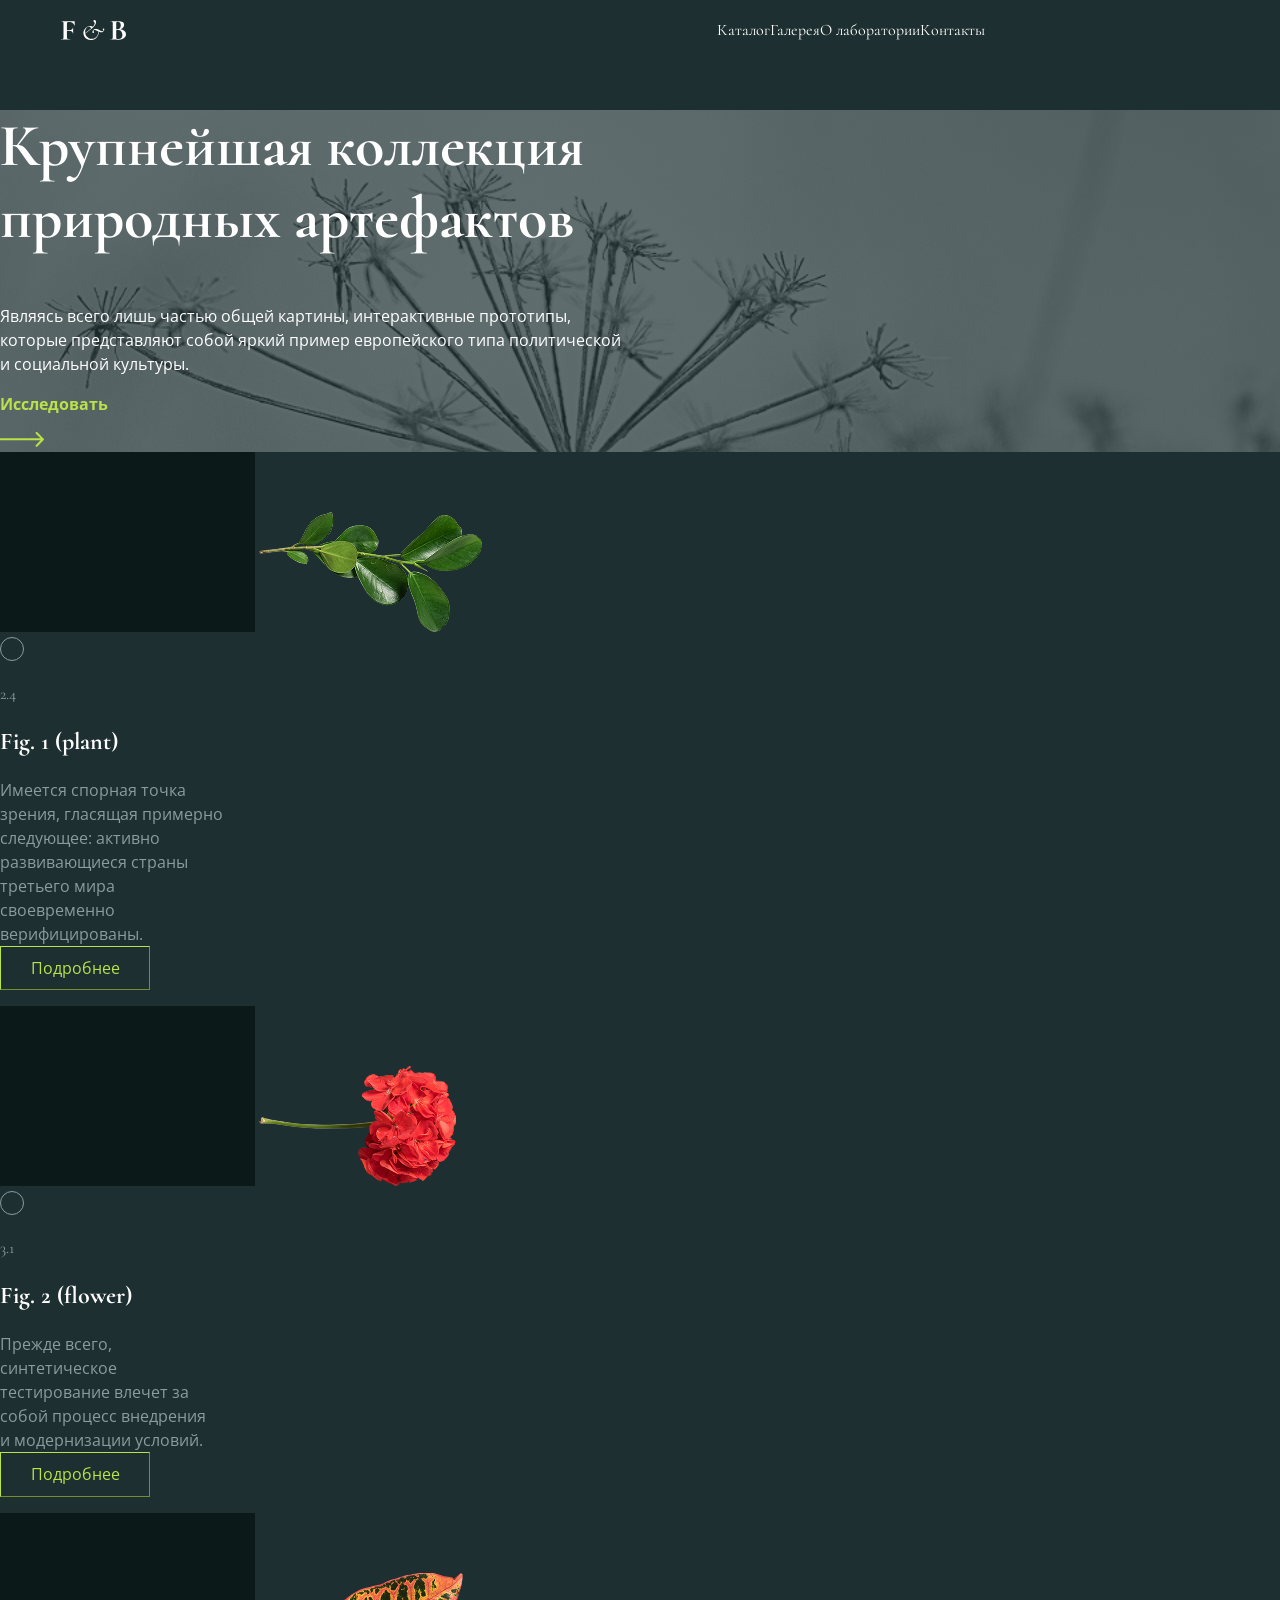
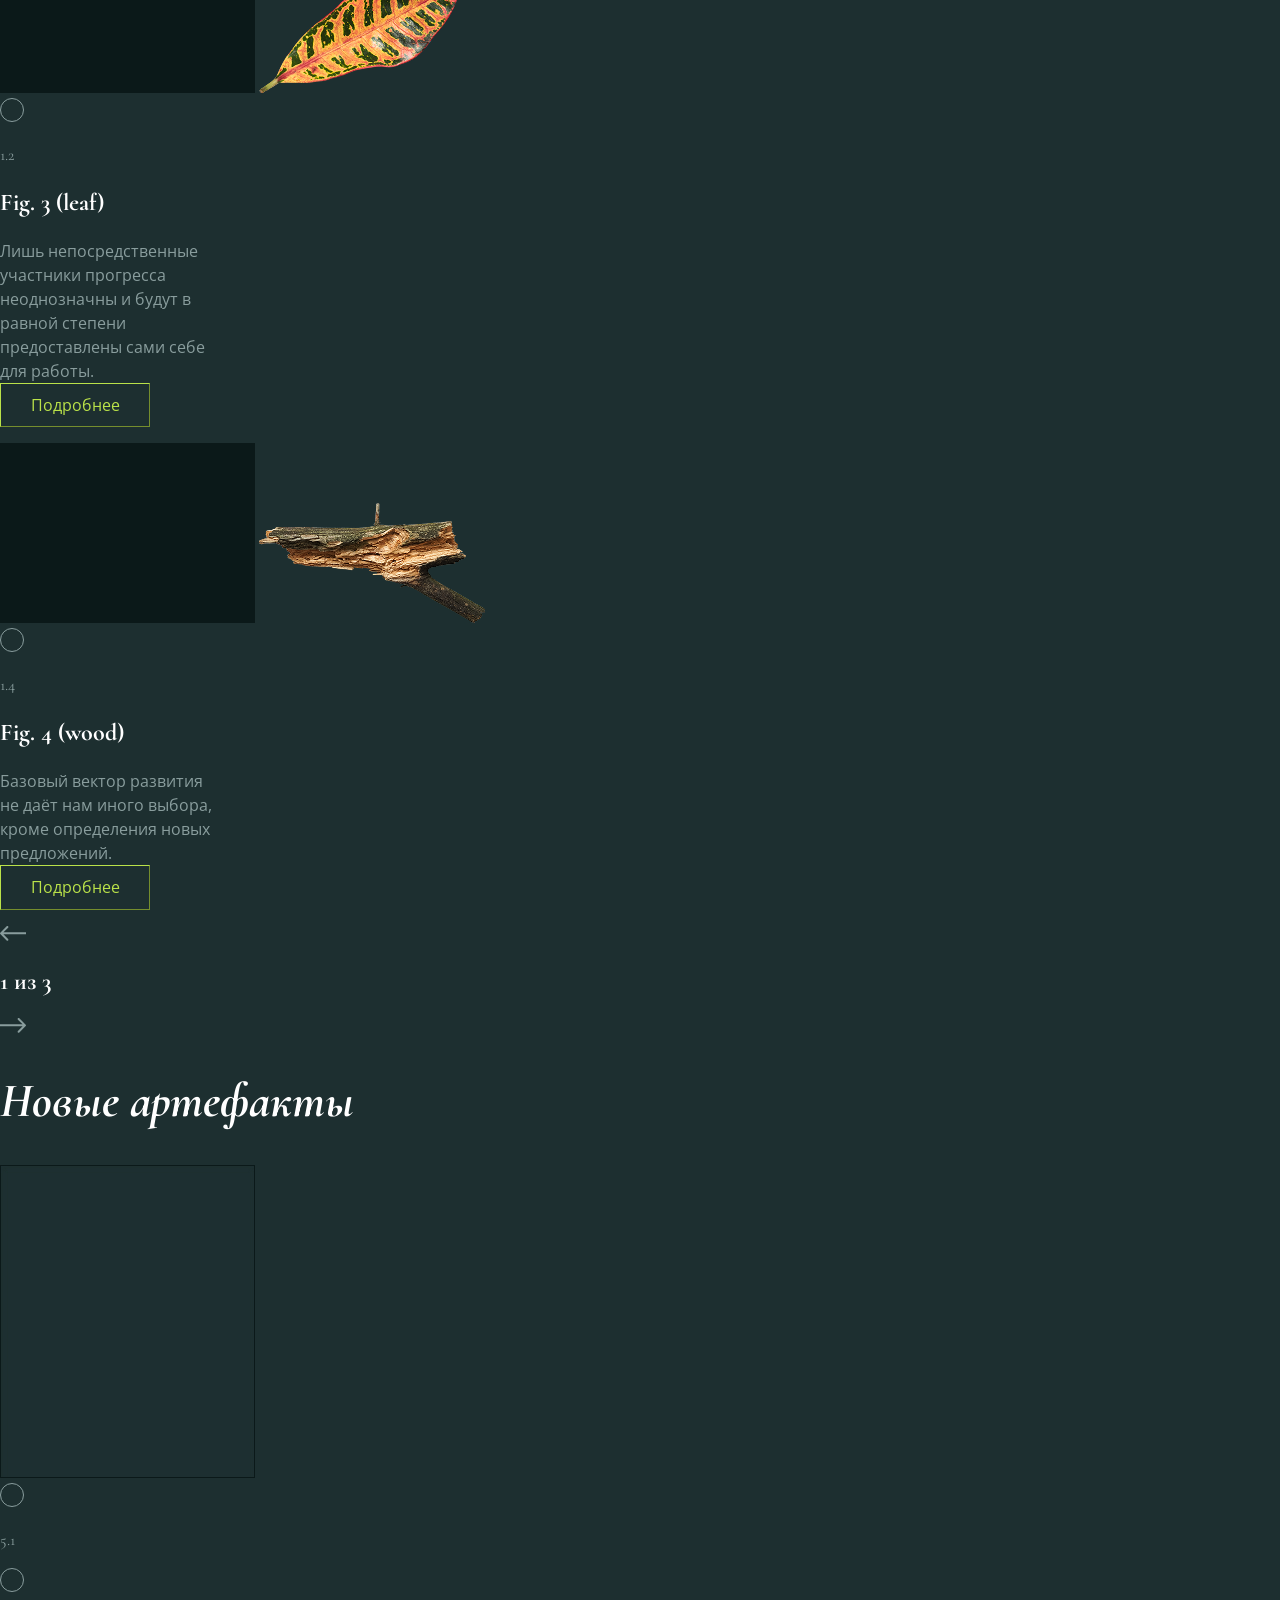
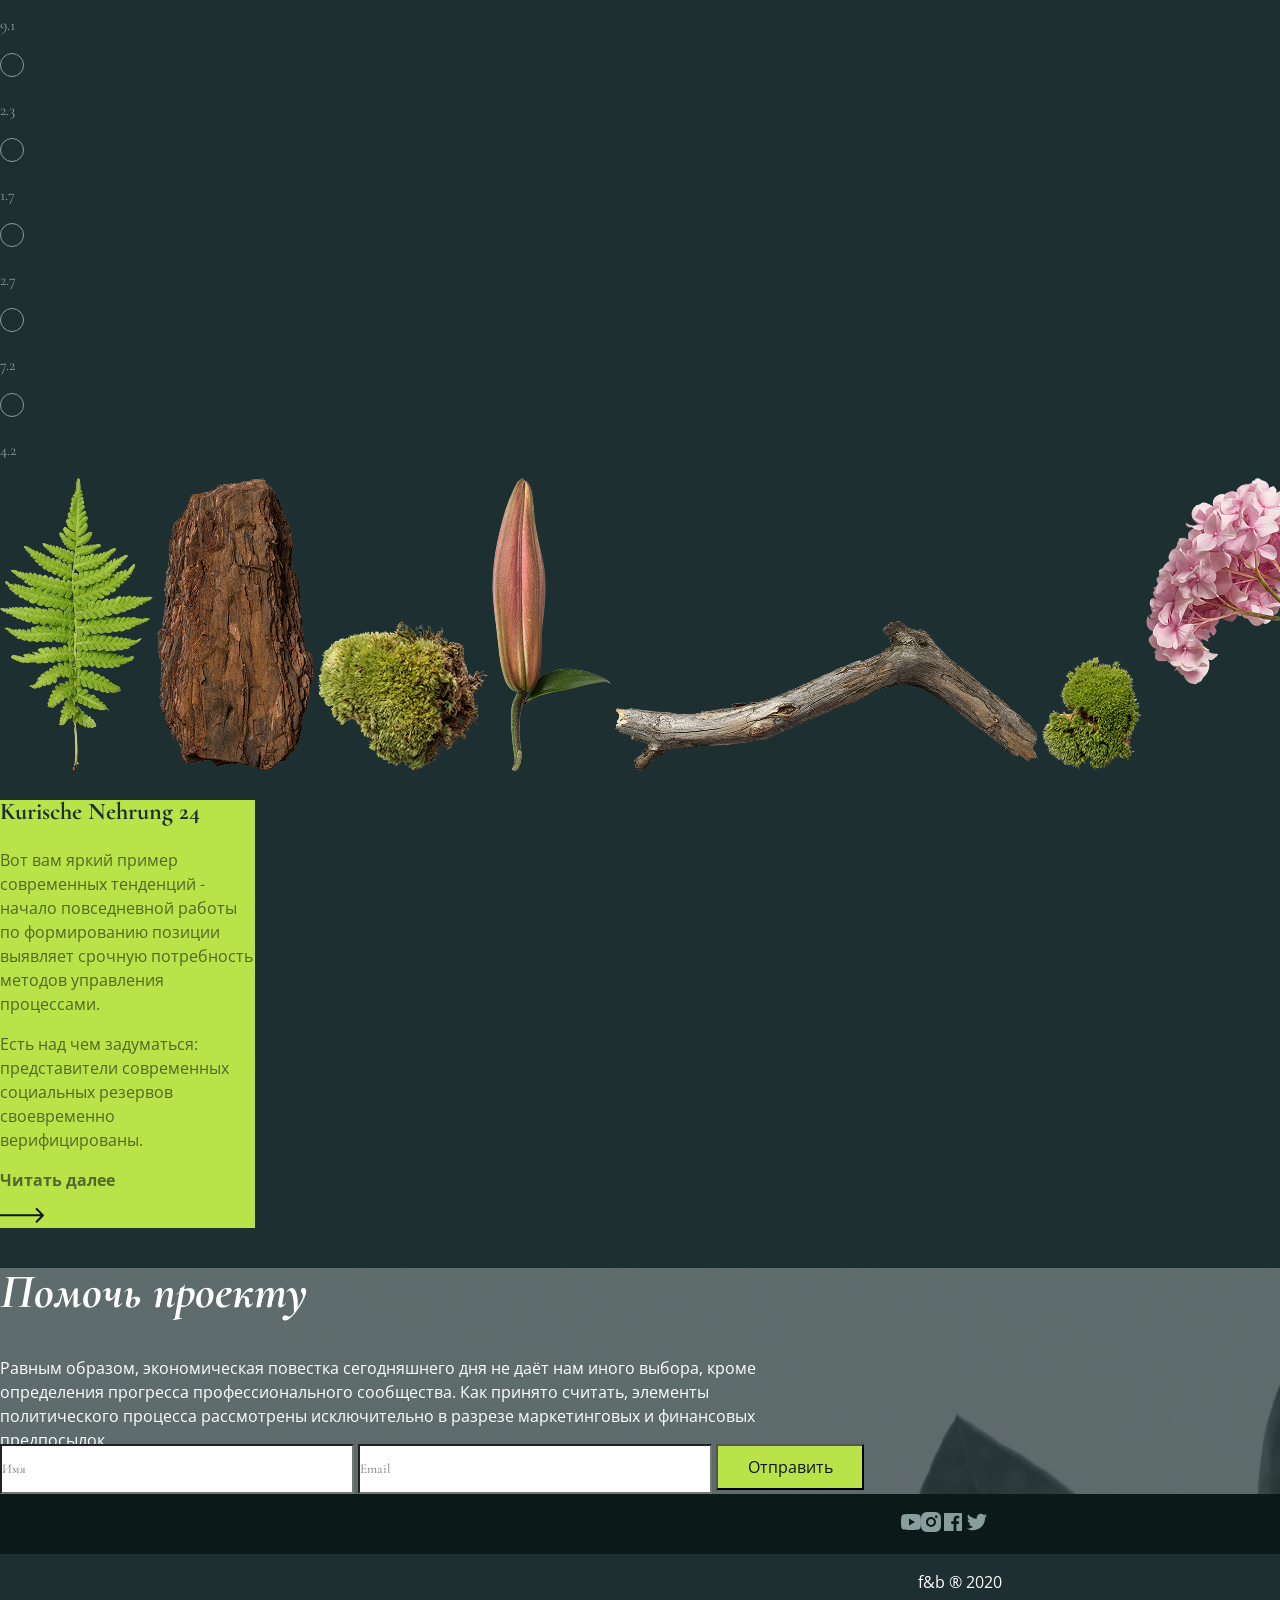
<file: index.html>
<!DOCTYPE html>
<html lang="en">
<head>
    <meta charset="UTF-8">
    <meta name="viewport" content="width=device-width, initial-scale=1.0">
    <title>Коллекция природных артефактов</title>
    <link rel="stylesheet" href="style.css">
    <link rel="preconnect" href="https://fonts.googleapis.com">
<link rel="preconnect" href="https://fonts.gstatic.com" crossorigin>
<link href="https://fonts.googleapis.com/css2?family=Cormorant:ital,wght@0,300..700;1,300..700&family=Open+Sans:ital,wght@0,300..800;1,300..800&display=swap" rel="stylesheet">
</head>

<body class="container">
<header>
<div class="flex">
            <img class="header-img" src="assets/logo.svg">
            <nav class="header-links flex">
                <a href="#">Каталог</a>
                <a href="#">Галерея</a>
                <a href="#">О лаборатории</a>
                <a href="#">Контакты</a>
            </nav> 
        <div class="pictures">

           <img class="search-img"  src="assets/search.svg"> 
           <img class="login-img" src="assets/log-in.svg"> 
        </div>
</div> 
</header>



<main>
<section class="preview">
<div class="container">
<h1>Крупнейшая коллекция
    природных артефактов</h1>
<p class="collection-text">Являясь всего лишь частью общей картины, интерактивные прототипы,
    которые представляют собой яркий пример европейского типа политической
    и социальной культуры.</p>
<p class="explore">Исследовать</p>
<img src="assets/Arrow1.svg"> 
</div>

</section>
<section>
<div>
    <!-- общая -->
<div>
    <!-- карточка 1 -->
    <img src="assets/Rectangle1.jpg"> 
    <img src="assets/Layer3.png"> 
    <div>
        <img src="assets/Ellipse1.svg">
    <p class="number">2.4</p> 
    </div>
    <h3>Fig. 1 (plant)</h3>
    <p class="card-text">
    Имеется спорная точка
    зрения, гласящая примерно
    следующее: активно
    развивающиеся страны
    третьего мира
    своевременно
    верифицированы.
    <button class="dark-button">Подробнее</button>
    </p>
</div>

<div>
        <!-- карточка 2 -->
<img src="assets/Rectangle1.jpg"> 
    <img src="assets/Layer2.png"> 
    <div><img src="assets/Ellipse1.svg">
    <p class="number">3.1</p> </div>
    <h3>Fig. 2 (flower)</h3>
    <p class="card-text">
    Прежде всего,
    синтетическое
    тестирование влечет за
    собой процесс внедрения
    и модернизации условий.
        <button class="dark-button">Подробнее</button>
</div>

<div>
        <!-- карточка 3 -->
<img src="assets/Rectangle1.jpg"> 
    <img src="assets/Layer4.png"> 
    <div><img src="assets/Ellipse1.svg">
    <p class="number">1.2</p></div>
    <h3>Fig. 3 (leaf)</h3>
    <p class="card-text">
    Лишь непосредственные
    участники прогресса
    неоднозначны и будут в
    равной степени
    предоставлены сами себе
    для работы.
    <button class="dark-button">Подробнее</button>
</div>

<div>
        <!-- карточка 4 -->
<img src="assets/Rectangle1.jpg"> 
    <img src="assets/Layer_1_1.png"> 
    <div><img src="assets/Ellipse1.svg">
    <p class="number">1.4</p> </div>
    <h3>Fig. 4 (wood)</h3>
    <p class="card-text">
    Базовый вектор развития
    не даёт нам иного выбора,
    кроме определения новых
    предложений.
    <button class="dark-button">Подробнее</button>
</div>

</div>
<div><img src="assets/Arrow2.svg">
<h3>1 из 3</h3>
<img src="assets/Arrow11.svg">
</div>
</section>


<section>
<div>
    <h2>Новые артефакты</h2>
<!-- Карточка 1 -->
<div>
    <div><img src="assets/Rectangle2.jpg">
<div>
    <img src="assets/Ellipse1.svg">
    <p class="number">5.1</p>
</div>
<div>
    <img src="assets/Ellipse1.svg">
    <p class="number">9.1</p>
</div>
<div>
    <img src="assets/Ellipse1.svg">
    <p class="number">2.3</p>
</div>
<div>
    <img src="assets/Ellipse1.svg">
    <p class="number">1.7</p>
</div>
<div>
    <img src="assets/Ellipse1.svg">
    <p class="number">2.7</p>
</div>
<div>
    <img src="assets/Ellipse1.svg">
    <p class="number">7.2</p>
</div>
<div>
    <img src="assets/Ellipse1.svg">
    <p class="number">4.2</p>
</div>
<img src="assets/Polypody.png">
<img src="assets/Bark05.png">
<img src="assets/Moss06.png">
<img src="assets/Layer12.png">
<img src="assets/Layer31.png">
<img src="assets/Moss031.png">
<img src="assets/Layer21.png">
</div>
<!-- Карточка 2 -->
 <div class="acid-green">
<h3>Kurische Nehrung 24</h3>
<p>Вот вам яркий пример
    современных тенденций -
    начало повседневной
    работы по формированию
    позиции выявляет срочную
    потребность методов
    управления процессами. </p>
<p>Есть над чем задуматься:
    представители
    современных социальных
    резервов своевременно
    верифицированы.</p>
<p class="read-more">Читать далее</p>
<img src="assets/Arrow111.svg"></div>
</div>
</section>



<section>
<div class="bottom">
    <h2>Помочь проекту</h2>
    <p class="project-help">Равным образом, экономическая повестка сегодняшнего дня не даёт нам иного выбора, кроме определения прогресса профессионального сообщества. Как принято считать, элементы политического процесса рассмотрены исключительно в разрезе маркетинговых и финансовых предпосылок. </p>
        <div class="input">
            <input class="login-input" type="text" placeholder="Имя">    
            <input class="login-input" type="email" placeholder="Email">
            <button class="green-button">Отправить</button>  
        </div>
</div>

</section>
  
</main>

<footer>
<div>
<div class="flex links">
                    <a href="facebook.com" target="_blank">
                    <img src="assets/Vector.svg" alt="youtube">
                    </a>

                    <a href="instagram.com" target="_blank">
                    <img src="assets/Vector1.svg" alt="instagram">
                    </a>

                   
                    <a href="facebook.com" target="_blank">
                    <img src="assets/Frame.svg" alt="facebook">
                    </a>

                     <a href="x.com" target="_blank">
                    <img src="assets/Frame1.svg" alt="x">
                    </a>
   
</div>
<p class="copyright">f&b ® 2020</p>
</div>
</footer>





    
</body>
</html>
</file>
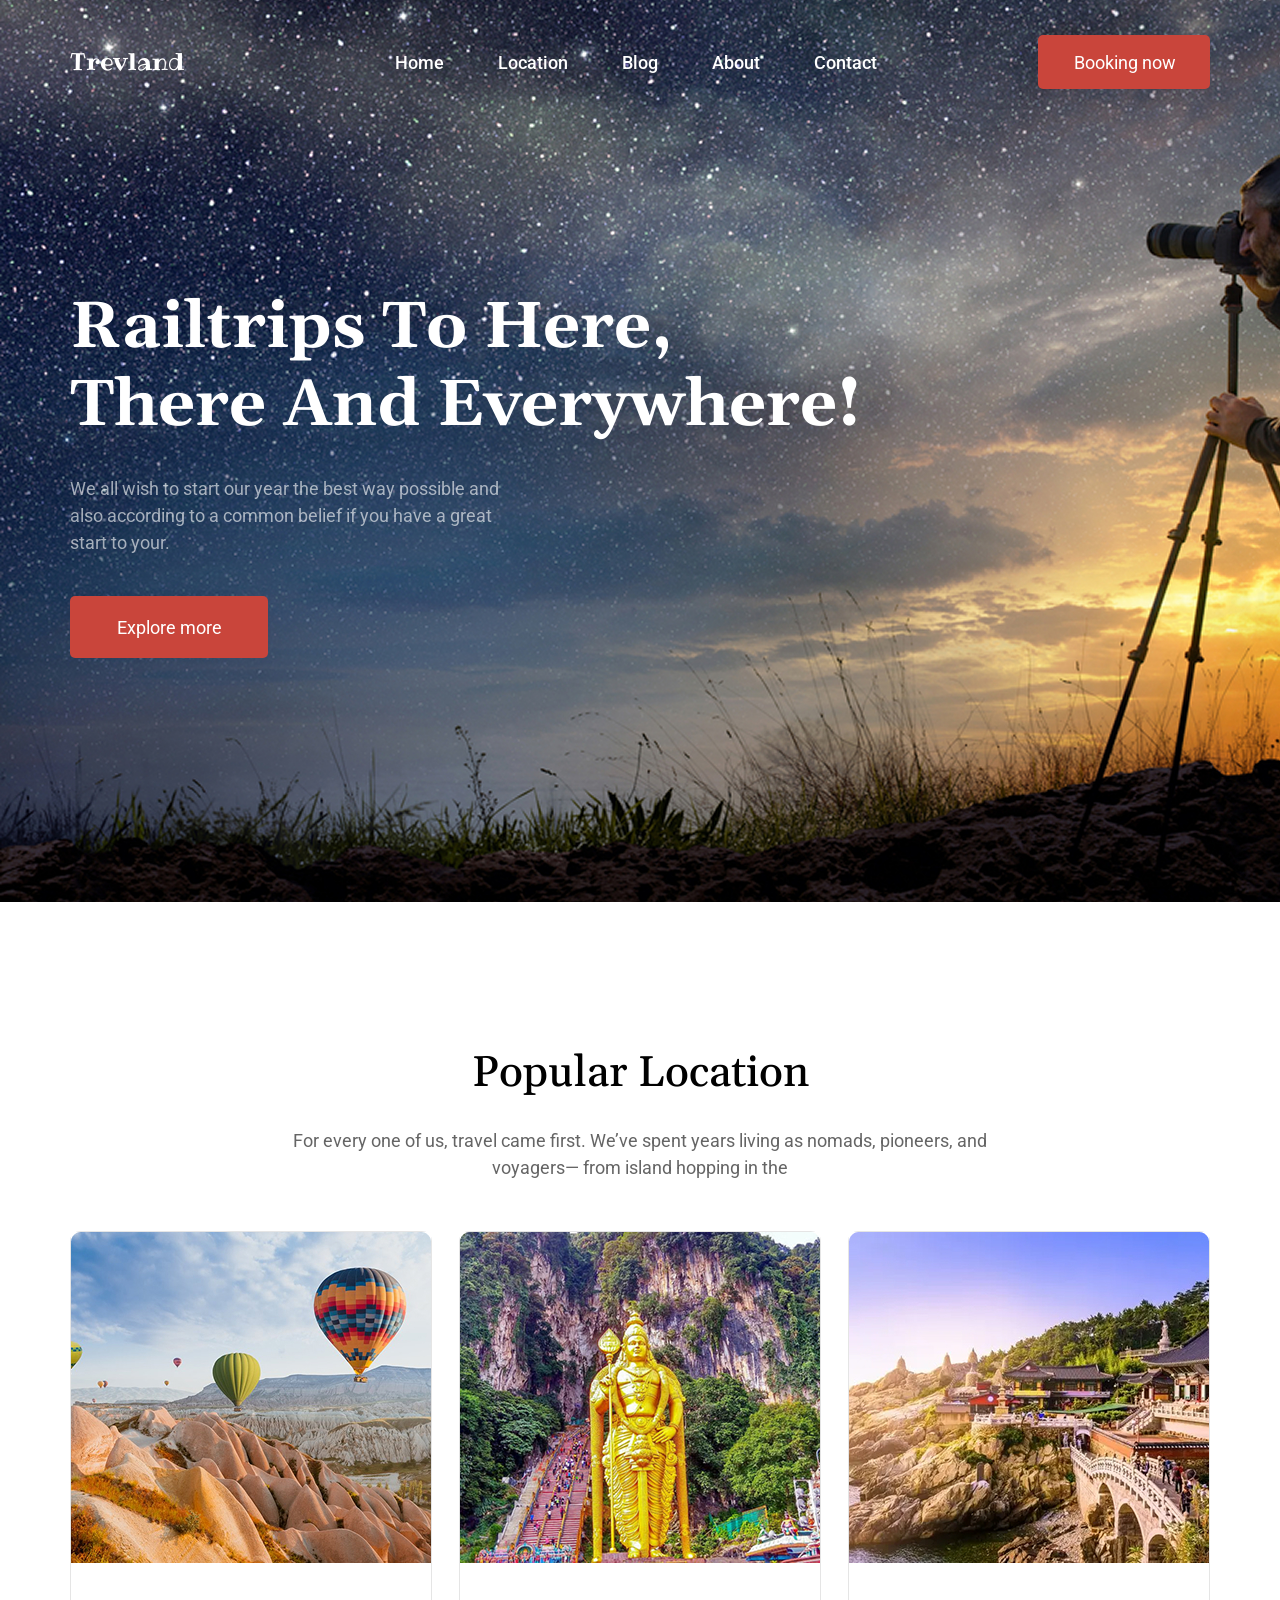
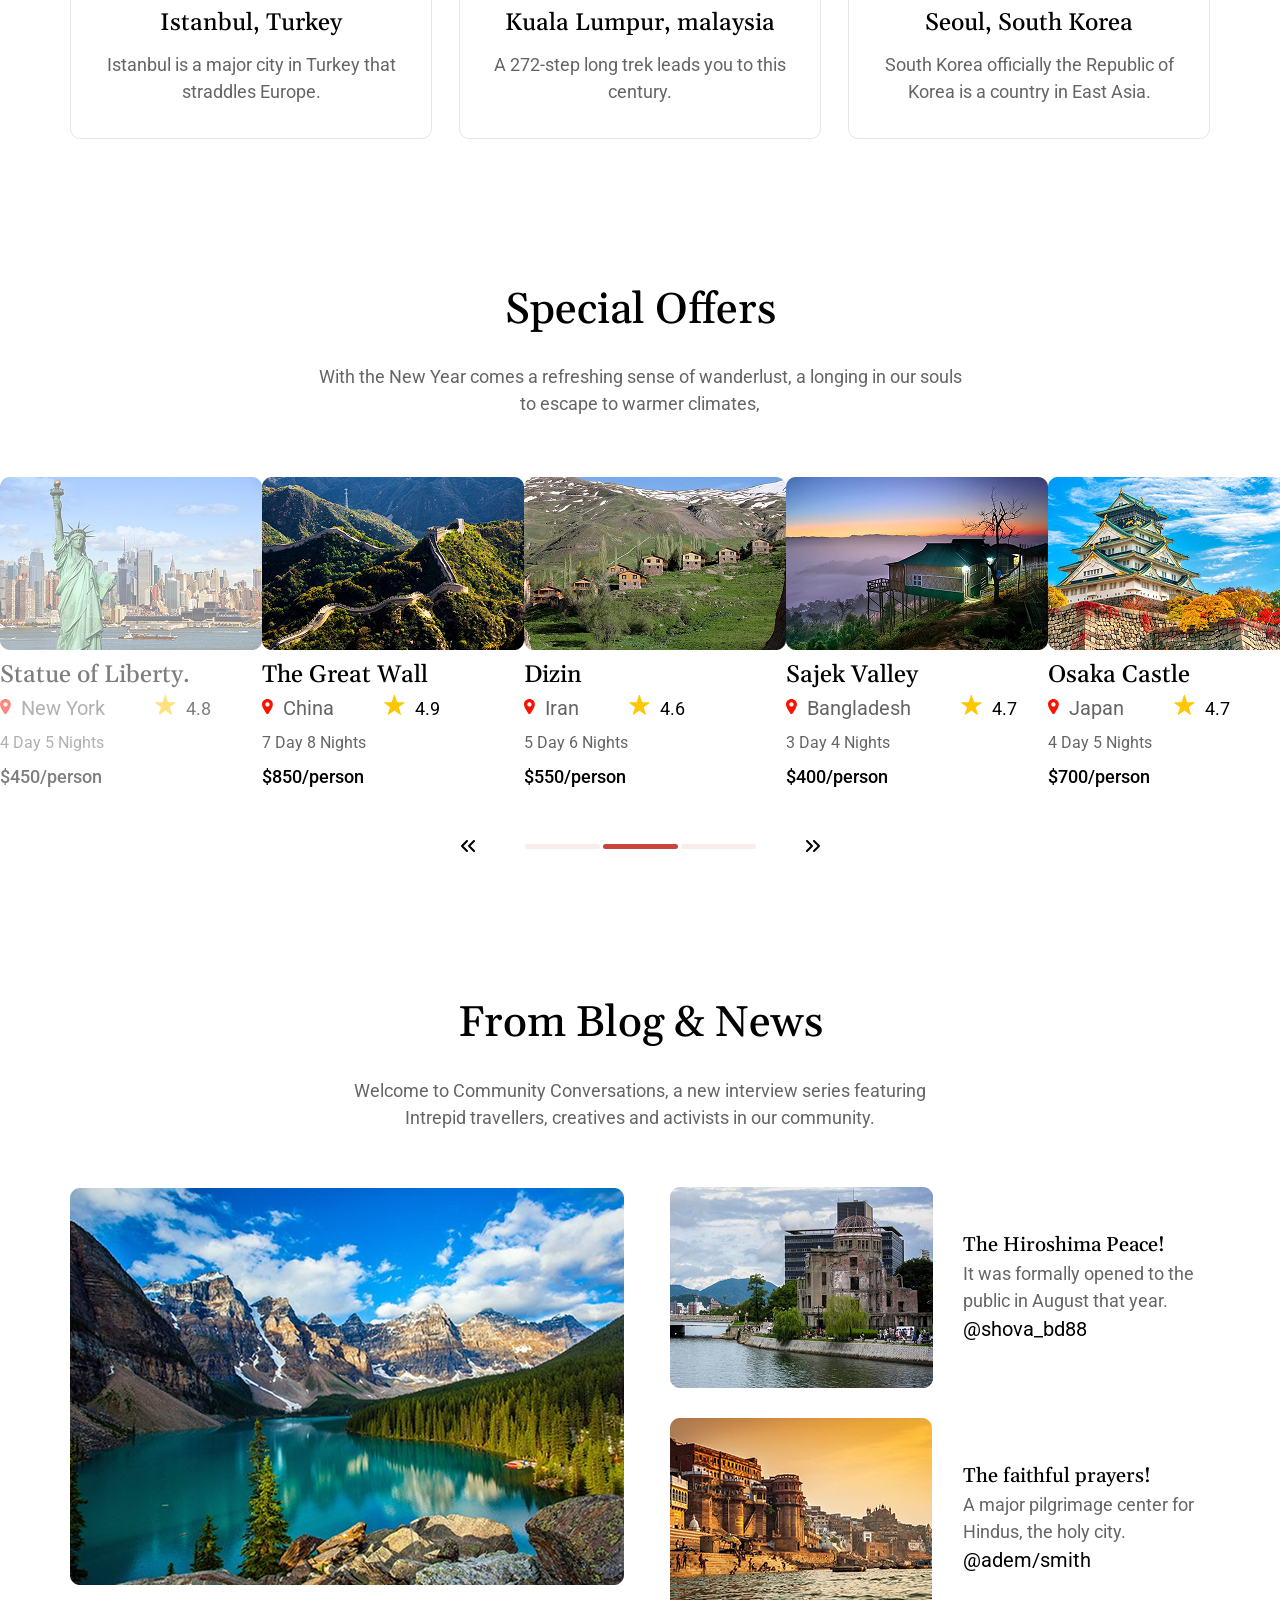
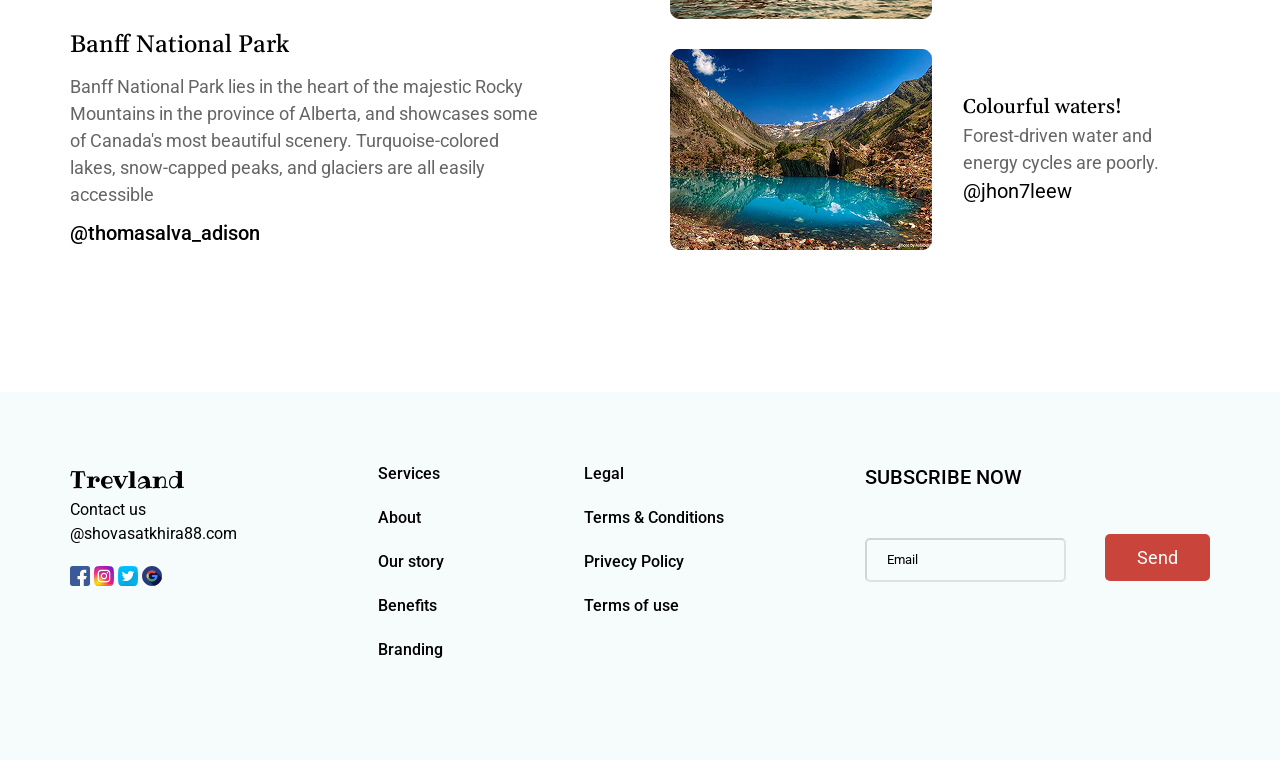
<file: ctrlc/02042026.html>
<!DOCTYPE html>
<html lang="en">
<head>
    <meta charset="UTF-8">
    <meta name="viewport" content="width=device-width, initial-scale=1.0">
    <title>Document</title>
    <link rel="stylesheet" href="style.css">
    <link rel="preconnect" href="https://fonts.googleapis.com">
    <link rel="preconnect" href="https://fonts.gstatic.com" crossorigin>
    <link href="https://fonts.googleapis.com/css2?family=Gelasio:ital,wght@0,400..700;1,400..700&family=Ribeye&family=Roboto:ital,wght@0,100..900;1,100..900&display=swap" rel="stylesheet">
</head>
<body>
    <header>
        <div class="container flex">
            <p class="logo">Trevland</p>
            <nav>
                <a href="#home">Home</a>
                <a href="#location">Location</a>
                <a href="#blog">Blog</a>
                <a href="#about">About</a>
                <a href="#contact">Contact</a>
            </nav>
            <button class="red_button">Booking now</button>
        </div>
        <section class="home" id="home">
            <div class="container">
                <h1>
                    Railtrips To Here, There And Everywhere!
                </h1>

                <p class="basic_text home-text">
                    We all wish to start our year the best way 
                    possible and also according to a common 
                    belief if you have a great start to your.
                </p>

                <button class="red_button">
                    Explore more
                </button>
            </div>
        </section>
    </header>
    <main>
        <section class="location" id="location">
            <div class="container">
                <h2>
                    Popular Location
                </h2>
                <p class="basic_text location-text">
                    For every one of us, travel came first. 
                    We’ve spent years living as nomads, pioneers, 
                    and voyagers— from island hopping in the
                </p>
                
                <div class="flex">
                    <div class="location-card">
                        <img src="image 45.jpg" alt="Air ballons">
                        <div>
                            <h3>
                                Istanbul, Turkey
                            </h3>

                            <p class="basic_text location-description">
                                Istanbul is a major city 
                                in Turkey that straddles Europe. 
                            </p>
                        </div>
                    </div>
                    
                    <div class="location-card">
                        <img src="image 48.jpg" alt="Budda">
                        <div>
                            <h3>
                                Kuala Lumpur, malaysia
                            </h3>

                            <p class="basic_text location-description">
                                A 272-step long trek leads you to this century.
                            </p>
                        </div>
                    </div>

                    <div class="location-card">
                        <img src="image 47.jpg" alt="Temple">
                        <div>
                            <h3>
                                Seoul, South Korea
                            </h3>

                            <p class="basic_text location-description">
                                South Korea officially 
                                the Republic of Korea is 
                                a country in East Asia.
                            </p>
                        </div>
                    </div>
                </div>
            </div>
        </section>

        <section class="about" id="about">
            <div>
                <h2>Special Offers</h2>
                <p class="basic_text about-text">
                    With the New Year comes
                    a refreshing sense of wanderlust, 
                    a longing in our souls
                    to escape to warmer climates, 
                </p>
                <div>
                    <div class="flex about-cards" >
                            <div class="about-cards-blur">
                                <img src="usa-best-places-new-york 1.jpg" alt="">
                                <h3>Statue of Liberty.</h3>
                                <div class="about-cards-flex">
                                <p class="about-cards-city"><span class="about-cards-city-text">New York</span></p>
                                <p class="about-cards-star">4.8</p>
                                </div>
                                <p class="about-cards-date">4 Day 5 Nights</p>
                                <p class="about-cards-price">$450/<span class="basic-text"></span>person</p>
                            </div>

                            <div>
                                <img src="china-great-wall-and-mountain 1.jpg" alt="">
                                <h3>The Great Wall</h3>
                                <div class="about-cards-flex">
                                    <p class="about-cards-city"><span class="about-cards-city-text">China</span></p>
                                    <p class="about-cards-star">4.9</p>
                                </div>
                                <p class="about-cards-date">7 Day 8 Nights</p>
                                <p class="about-cards-price">$850/<span class="basic-text"></span>person</p>
                            </div>

                            <div>
                                <img src="Discover-sajek-valley 2.jpg" alt="">
                                <h3>Dizin</h3>
                                <div class="about-cards-flex">
                                    <p class="about-cards-city"><span class="about-cards-city-text">Iran</span></p>
                                    <p class="about-cards-star">4.6</p>
                                </div>
                                <p class="about-cards-date">5 Day 6 Nights</p>
                                <p class="about-cards-price">$550/<span class="basic-text"></span>person</p>
                            </div>

                            <div>
                                <img src="Discover-sajek-valley 1.jpg" alt="">
                                <h3>Sajek Valley</h3>
                                <div class="about-cards-flex">
                                    <p class="about-cards-city"><span class="about-cards-city-text">Bangladesh</span></p>
                                    <p class="about-cards-star">4.7</p>
                                </div>
                                <p class="about-cards-date">3 Day 4 Nights</p>
                                <p class="about-cards-price">$400/<span class="basic-text"></span>person</p>
                            </div>

                            <div>
                                <img src="Discover-sajek-valley 3.jpg" alt="">
                                <h3>Osaka Castle</h3>
                                <div class="about-cards-flex">
                                    <p class="about-cards-city"><span class="about-cards-city-text">Japan</span></p>
                                    <p class="about-cards-star">4.7</p>
                                </div>
                                <p class="about-cards-date">4 Day 5 Nights</p>
                                <p class="about-cards-price">$700/<span class="basic-text"></span>person</p>
                            </div>
                        </div>
                    <div class="slider-cards">
                        <img src="Group 145.svg" alt="left arrow">
                        <img src="Group 166.svg" class="scroll-bar" alt="scroll bar">
                        <img src="Group 146.svg" alt="right arrow">
                    </div>
                </div>
            </div>
        </section>

        <section class="about-blog" id="blog">
            <div class="container">
                    <h2>From Blog & News</h2>
                    <p class="basic_text blog-text">Welcome to Community Conversations, 
                        a new interview series featuring 
                        Intrepid travellers, creatives and 
                        activists in our community.
                    </p>
                <div class="flex">
                    <div class="blog-main">
                        <img  src="canada-ontario-niagara-falls-2 1.jpg" alt="">
                        <h3 class="block-title blog-title-main">Banff National Park</h3>
                        <p class="basic_text blog-text-main">Banff National Park lies in the heart
                                of the majestic Rocky Mountains in the province of Alberta, 
                                and showcases some of Canada's most beautiful scenery. 
                                Turquoise-colored lakes, snow-capped peaks, and glaciers 
                                are all easily accessible </p>
                        <strong><p class="blog-author blog-author-main">@thomasalva_adison</p></strong>
                    </div>

                    <div>
                        <div class="flex">
                            <img class="blog-img" src="hiroshima-japan-1500-1100x825 1.jpg" alt="">
                            <div>
                                <h3 class="blog-title">The Hiroshima Peace!</h3>
                                <p class="basic_text blog-text-small">It was formally opened to the public in August that year.</p>
                                <p class="blog-author">@shova_bd88</p>
                            </div>
                        </div>

                        <div class="flex blog-div-center">
                            <img class="blog-img" src="india-top-attractions-varanasi 1.jpg" alt="">
                            <div>
                                <h3 class="blog-title">The faithful prayers!</h3>
                                <p class="basic_text blog-text-small">A major pilgrimage center for Hindus, the holy city.</p>
                                <p class="blog-author">@adem/smith</p> 
                            </div>
                        </div>

                        <div class="flex">
                            <img class="blog-img" src="Naltar-lake-pakistan 1.jpg" alt="">
                                <div>
                                <h3 class="blog-title">Colourful waters!</h3>
                                <p class="basic_text blog-text-small">Forest-driven water and energy cycles are poorly.</p>
                                <p class="blog-author">@jhon7leew</p>
                            </div>  
                    </div>
                </div>
            </div>
        </section>
    </main>


    <footer class="contact" id="contact">
        <div class="container footer-flex">
            <div> 
                <h4 class="logo">Trevland</h4>
                <p class="contacts">Contact us</p>
                <p>@shovasatkhira88.com</p>
                <div class="social-links"></div>

                    <a href="facebook.com" target="_blank">
                    <img src="Group 172.svg" alt="">
                    </a>

                    <a href="instagram.com" target="_blank">
                    <img src="Group 88.svg" alt="">
                    </a>

                    <a href="x.com" target="_blank">
                    <img src="Group 171.svg" alt="">
                    </a>

                    <a href="google.com" target="_blank">
                    <img src="Group 87.svg" alt="">
                    </a>

                </div>
                    
                <div class="footer-links">

                    <a href="#">Services</a>
                    <a href="#">About</a>
                    <a href="#">Our story</a>
                    <a href="#">Benefits</a>
                    <a href="#">Branding</a>

                </div>

                <div class="footer-links">

                    <a href="#">Legal</a>
                    <a href="#">Terms & Conditions</a>
                    <a href="#">Privecy Policy</a>
                    <a href="#">Terms of use</a>

                </div>

                <div>

                    <p class="footer-subscribe">SUBSCRIBE NOW</p>

                    <form action="Sending">
                    <input class="footer-input" type="email" placeholder="Email">
                    <button class="red_button">Send</button>
                    </form>
                    </div>

            </div>
    </footer>
</body>
</html>
</file>
<file: style.css>
*{
    font-family: "Cormorant", serif;
}
body{
    background-color: rgba(29, 47, 48, 1);
}
p{
    font-family: "Open Sans", sans-serif;
    color: white; 
    font-size: 16px;
    line-height: 150%;
}
button{
    font-family: "Open Sans", sans-serif;
    font-size: 16px;
    padding:  10.25px 29.5px;

}
h3{
    color: white;
    font-size: 24px;
    line-height: 100%;
}
h2{
    color: white;
    font-size: 48px;
    font-style: italic;
    line-height: 100%;
}

.container{
    width: 1920px;
    margin: 0 auto;
}
/*--------------------------------------Header --------------------------------------------------------*/
.header-img{
    padding:20px 457px 20px 61px ;
}
.pictures{
    padding-left: 18px;
    padding-right: 18px;
}
.search-img{
padding-right:0;
padding-left: 296px;   
}
.login-img{
    padding-right:353px;
    padding-left: 64px;
}
header{
    background-image: url(assets/Rectangle7.png);
    background-repeat: no-repeat;
    background-size: cover;
}
header a{
    color:white;
    text-decoration: none;
}
h1{
    max-width: 688px;
    color: white;
    border: black 1px;
    font-size: 60px;

}
/* .header-links{
display: flex;
justify-content:space-between;
} */
/* --------------------------------------Main -------------------------------------------------------- */
.number{
    font-family: "Cormorant", serif;
    color: #899D9D;
}
/* -------------------------------------- Header -------------------------------------------------------- */
.preview .container{
    background-image: linear-gradient(rgba(29, 47, 48, 0.7), rgba(29, 47, 48, 0.7)), url(assets/1_1.jpg);
    background-repeat: no-repeat;
    background-size: cover;
}
.flex{
    display: flex;
    justify-content: space-between;
    align-items: center;
}
/* -------------------------------------- Section1 -------------------------------------------------------- */
.collection-text{
    
    line-height: 150%;
    max-width: 635px;
}

.explore{
    font-weight: bold;
    color: #BAE249;
}
/* -------------------------------------- Section2 -------------------------------------------------------- */
.dark-button{

    background-color: rgba(29, 47, 48, 1);
    color: #BAE249;
    border-color: #BAE249;
    border-width: 1px;

}  
.card-text{
    max-width: 223px;
    color: #899D9D;
}

/* -------------------------------------- Section3 -------------------------------------------------------- */
.acid-green{
    background-image: url(assets/Rectangle69.png);
    background-repeat: no-repeat;
    background-size: cover;
    max-width: 255px;
}
.acid-green h3{
    color: #1D2F30;
}
.acid-green p{
    color: #506829
}
.read-more{
    color: #0B1919;
    font-weight: bold;
}


/* --------------------------------------Section4-------------------------------------------------------- */
.green-button{
    color: #0B1919;
    background-color: #BAE249;
}
.project-help{
    max-width: 825px;
    max-height: 72px;
}
.login-input{
    padding: 8px 0 8px 0;
    background-color: white;
    width: 350px;
    /* должно быть 45 */
    height: 30px;
}
.bottom{
background-image: linear-gradient(rgba(29, 47, 48, 0.7), rgba(29, 47, 48, 0.7)), url(assets/1_1_1.jpg);
background-repeat: no-repeat;
background-size: cover;    
}

/* -------------------------------------- Footer -------------------------------------------------------- */
.links{
background-image: url(assets/Rectangle669.jpg);
height: 60px;
background-repeat: no-repeat;
background-size: cover;    
padding-right: 30px;
display: flex;
justify-content:center;
}
.copyright{
    text-align: center;
}
</file>
<file: ctrlc/style.css>
*{
    margin: 0;
    padding: 0;
    font-family: "Roboto", sans-serif;
    font-weight: 400;
    line-height: 150%;
}

a{
    text-decoration: none;
}

.red_button{

    background-color: #C9453B;
    color: #FFFFFF;
    border: none;
    border-radius: 5px;
    font-size: 18px;
}  

.container{
    max-width: 1140px;
    margin: 0 auto;
}

.basic_text{
    font-size: 18px;
    opacity: 0.6;
}




/*--------------------------------------Header --------------------------------------------------------*/

header .red_button{
    padding: 14px 34px 13px 36px;
    
}

header{
    background-image: url(Rectangle\ 31.jpg);
    background-repeat: no-repeat;
    color: #FFFFFF;
    background-size: cover;
}

.logo{
    font-family: "Ribeye", serif;
    font-size: 24px;
    letter-spacing: 6%;
}


header a{
    color: #FFFFFF;
    font-weight: 500;
    margin-left: 50px;
    font-size: 18px
}

.flex{
    display: flex;
    justify-content: space-between;
    align-items: center;
}

header .flex{
    padding: 35px 0 200px 0;
}

/* --------------------------------------Header --------------------------------------------------------*/



/* --------------------------------------Main -------------------------------------------------------- */


/* home */

.home{
    color: #FFFFFF;
    padding-bottom: 244px;
}

h1{
    font-family: "Gelasio", serif;
    font-weight: 700;
    font-size: 65px;
    line-height: 120%;
    color:#FFFFFF;
    width: 804px;
    margin-bottom: 30px;
}

.home-text{
    width: 458px;
    margin-bottom: 40px;
}


.home .red_button{
    padding: 18px 46px 17px 47px;
}

/* home */


/* location */

h2{
    font-family: "Gelasio", serif;
    font-weight: 500;
    font-size: 43px;
    margin: 140px auto 20px auto;
    text-align: center;
}

.location .basic_text {
    text-align: center;

}

.location-text{
    max-width: 735px;
    margin: 0 auto 50px auto;
}

.location-description{
    max-width: 334px;
    margin: 0 auto 33px auto;
}

h3{
    font-family: "Gelasio", serif;
    font-weight: 500;
    font-size: 24px;
}

.location h3{
    text-align: center;
    margin: 35px auto 10px auto
}

.location-card{
    border: 1px, solid rgba(0, 0, 0, 0.1);
    border-radius: 10px;
}

/* location */


/* about */

.about-text {
    max-width: 656px;
    margin: 0 auto;
    text-align: center;
}

.about-cards{
    margin-top: 60px;
    margin-bottom: 50px;
    align-items: flex-start;
}



.about-cards-city-text{
    opacity: 0.6;
    font-size: 20px;
}

.about-cards-date{
    opacity: 0.6;
    margin: 8px 0
}

.about-cards-price{
    font-size: 18px;
    font-weight: 500;
    opacity: 1;
}

.about-cards-star{
    font-size: 18px;
}

/* about */
.about-cards-star::before{
    content: url(Star\ 3.svg);
    padding-right: 10px;
}

.about-cards-city::before{
    content: url(Vector.svg);
    padding-right: 10px;
}

.about-cards-flex{
    display: flex;
    align-items: center;
}

.about-cards-city{
    margin-right: 50px;
}

.about-cards-blur{
    opacity: 0.5;
}

.slider-cards{
    display: flex;
    justify-content: center;
    align-items: center;
}

.scroll-bar{
    margin: 0 50px;
}
/* about */

/* about-blog */

.blog-text{
    max-width: 581px;
    text-align: center;
    margin: 0 auto 56px auto;
}

.blog-title{
    font-size:20px;
}

.blog-title-main{
    margin: 35px 0 10px 0;
}

.blog-author{
    font-size: 20px;
}

.blog-author-main{
    font-weight: 500;
    margin-top: 10px;
}

.blog-main{
    max-width: 554px;
}

.blog-text-main{
    max-width: 470px;
}

.blog-text-small{
    max-width: 247px;
}

.blog-img{
    margin-right: 30px;
}

.blog-div-center{
    margin: 30px 0;
}

.about-blog{
    margin-bottom: 142px;
}

/* about-blog */

/* --------------------------------------Main -------------------------------------------------------- */



/* --------------------------------------Footer-------------------------------------------------------- */

.contact{
    background: rgba(38, 148, 153, 0.04)
}
.social-links{
    margin-top: 20px;
}

.social-links a{
    margin-right: 27px;
}

.footer-flex{
    display: flex;
    justify-content: space-between;
    padding: 70px 0 78px 0;
}
/* --------------------------------------Footer-------------------------------------------------------- */

.footer-links a{
    color:black;
    font-weight: 500;
     display: block;
    margin-bottom: 20px; 
}
/* .footer-links{
display: flex;
flex-direction: column;
}  */
.footer-subscribe{
    font-size: 20px;
    font-weight: 500;
    margin-bottom: 42px;
}
.footer-input{
padding: 10px 0 10px 20px;
border-radius: 5px;
border-color: rgba(0, 0, 0, 0.15);
background-color: rgba(38, 148, 153, 0);
margin-right: 35px;
}
.footer-input::placeholder{
    color:black;
}
.contact .red_button{
    padding: 10px 32px;
}
</file>
